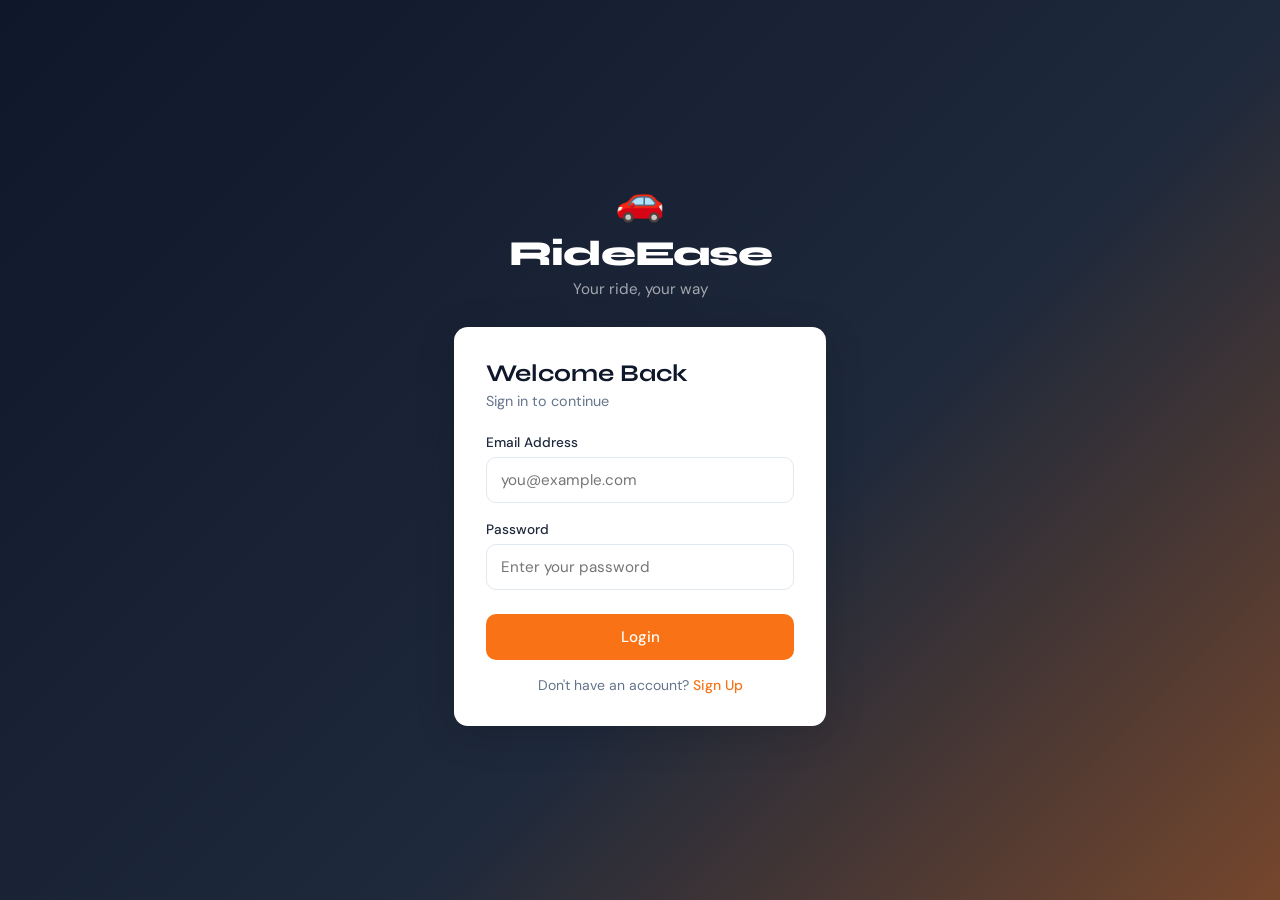
<file: RideEase/index.html>
<!DOCTYPE html>
<html lang="en">
<head>
  <meta charset="UTF-8" />
  <meta name="viewport" content="width=device-width, initial-scale=1.0"/>
  <title>RideEase – Login</title>
  <link rel="stylesheet" href="css/style.css" />
  <link href="https://fonts.googleapis.com/css2?family=Syne:wght@400;700;800&family=DM+Sans:wght@300;400;500&display=swap" rel="stylesheet"/>
</head>
<body class="auth-page">

  <div class="auth-container">
    <div class="brand">
      <span class="brand-icon">🚗</span>
      <h1 class="brand-name">RideEase</h1>
      <p class="brand-tagline">Your ride, your way</p>
    </div>

    <div class="card" id="loginCard">
      <h2 class="card-title">Welcome Back</h2>
      <p class="card-subtitle">Sign in to continue</p>

      <div id="errorMsg" class="error-msg hidden">Invalid email or password. Try again.</div>
      <div id="successMsg" class="success-msg hidden">Login successful! Redirecting...</div>

      <div class="form-group">
        <label for="email">Email Address</label>
        <input type="email" id="email" name="email" placeholder="you@example.com" autocomplete="off"/>
      </div>

      <div class="form-group">
        <label for="password">Password</label>
        <input type="password" id="password" name="password" placeholder="Enter your password"/>
      </div>

      <button id="loginBtn" class="btn btn-primary" onclick="handleLogin()">Login</button>

      <p class="form-footer">
        Don't have an account? <a href="#">Sign Up</a>
      </p>
    </div>
  </div>

  <script src="js/login.js"></script>
</body>
</html>
</file>
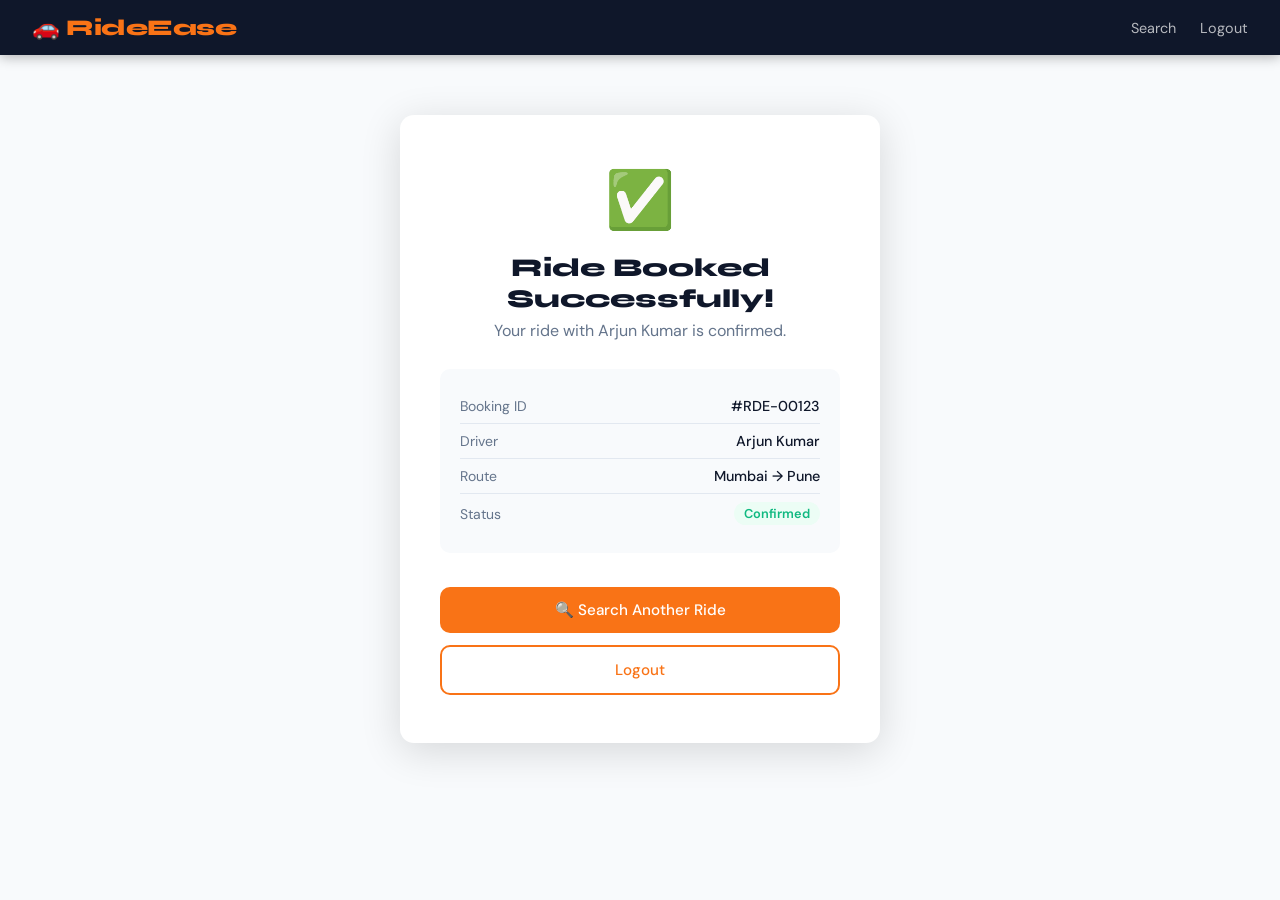
<file: RideEase/pages/confirm.html>
<!DOCTYPE html>
<html lang="en">
<head>
  <meta charset="UTF-8"/>
  <meta name="viewport" content="width=device-width, initial-scale=1.0"/>
  <title>RideEase – Booking Confirmed</title>
  <link rel="stylesheet" href="../css/style.css"/>
  <link href="https://fonts.googleapis.com/css2?family=Syne:wght@400;700;800&family=DM+Sans:wght@300;400;500&display=swap" rel="stylesheet"/>
</head>
<body class="inner-page">

  <nav class="navbar">
    <div class="nav-brand">🚗 RideEase</div>
    <div class="nav-links">
      <a href="search.html">Search</a>
      <a href="#" onclick="logout()">Logout</a>
    </div>
  </nav>

  <div class="page-container confirm-container">

    <div class="confirm-card">
      <div class="confirm-icon">✅</div>
      <h2 id="confirmMsg" class="confirm-title">Ride Booked Successfully!</h2>
      <p id="confirmSubMsg" class="confirm-sub">Your ride has been confirmed.</p>

      <div class="booking-details" id="bookingDetails">
        <div class="detail-row">
          <span class="detail-label">Booking ID</span>
          <span class="detail-value" id="bookingId">#RDE-00123</span>
        </div>
        <div class="detail-row">
          <span class="detail-label">Driver</span>
          <span class="detail-value" id="driverName">Arjun Kumar</span>
        </div>
        <div class="detail-row">
          <span class="detail-label">Route</span>
          <span class="detail-value" id="routeInfo">Mumbai → Pune</span>
        </div>
        <div class="detail-row">
          <span class="detail-label">Status</span>
          <span class="detail-value status-badge" id="bookingStatus">Confirmed</span>
        </div>
      </div>

      <div class="confirm-actions">
        <button class="btn btn-primary" onclick="window.location.href='search.html'">🔍 Search Another Ride</button>
        <button class="btn btn-outline" onclick="logout()">Logout</button>
      </div>
    </div>

  </div>

  <script src="../js/confirm.js"></script>
</body>
</html>
</file>
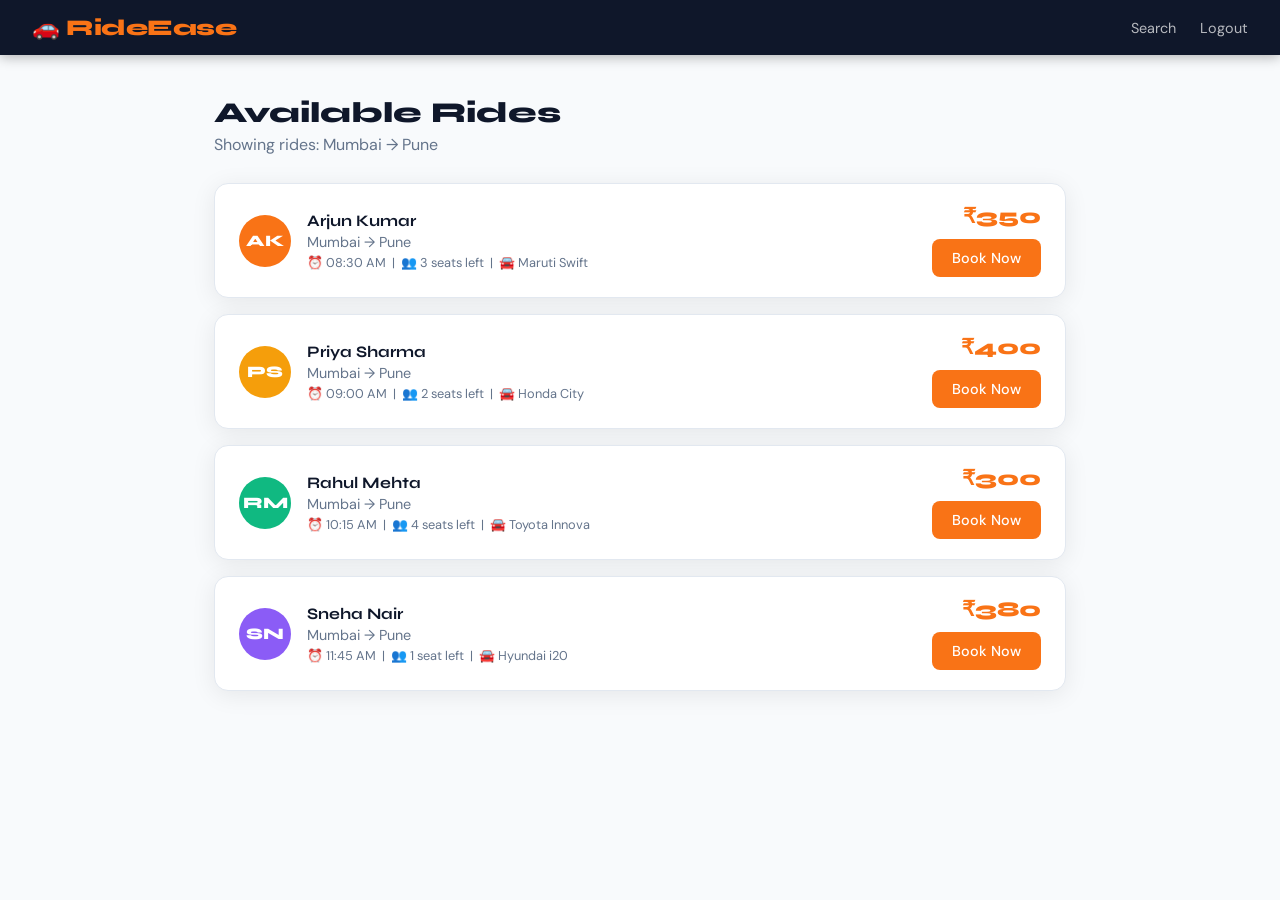
<file: RideEase/pages/rides.html>
<!DOCTYPE html>
<html lang="en">
<head>
  <meta charset="UTF-8"/>
  <meta name="viewport" content="width=device-width, initial-scale=1.0"/>
  <title>RideEase – Available Rides</title>
  <link rel="stylesheet" href="../css/style.css"/>
  <link href="https://fonts.googleapis.com/css2?family=Syne:wght@400;700;800&family=DM+Sans:wght@300;400;500&display=swap" rel="stylesheet"/>
</head>
<body class="inner-page">

  <nav class="navbar">
    <div class="nav-brand">🚗 RideEase</div>
    <div class="nav-links">
      <a href="search.html">Search</a>
      <a href="#" onclick="logout()">Logout</a>
    </div>
  </nav>

  <div class="page-container">
    <div class="page-header">
      <h2>Available Rides</h2>
      <p id="routeSummary">Showing rides for your route</p>
    </div>

    <div id="rideList" class="ride-list">

      <!-- Ride Card 1 -->
      <div class="ride-card" id="ride-1">
        <div class="ride-info">
          <div class="driver-avatar">AK</div>
          <div class="ride-details">
            <h3 class="driver-name" id="driver1">Arjun Kumar</h3>
            <p class="ride-route"><span id="src1">Mumbai</span> → <span id="dst1">Pune</span></p>
            <p class="ride-meta">⏰ 08:30 AM &nbsp;|&nbsp; 👥 3 seats left &nbsp;|&nbsp; 🚘 Maruti Swift</p>
          </div>
        </div>
        <div class="ride-action">
          <span class="ride-price">₹350</span>
          <button class="btn btn-book" id="bookBtn1" onclick="bookRide('ride-1', 'Arjun Kumar')">Book Now</button>
        </div>
      </div>

      <!-- Ride Card 2 -->
      <div class="ride-card" id="ride-2">
        <div class="ride-info">
          <div class="driver-avatar" style="background:#f59e0b">PS</div>
          <div class="ride-details">
            <h3 class="driver-name" id="driver2">Priya Sharma</h3>
            <p class="ride-route"><span id="src2">Mumbai</span> → <span id="dst2">Pune</span></p>
            <p class="ride-meta">⏰ 09:00 AM &nbsp;|&nbsp; 👥 2 seats left &nbsp;|&nbsp; 🚘 Honda City</p>
          </div>
        </div>
        <div class="ride-action">
          <span class="ride-price">₹400</span>
          <button class="btn btn-book" id="bookBtn2" onclick="bookRide('ride-2', 'Priya Sharma')">Book Now</button>
        </div>
      </div>

      <!-- Ride Card 3 -->
      <div class="ride-card" id="ride-3">
        <div class="ride-info">
          <div class="driver-avatar" style="background:#10b981">RM</div>
          <div class="ride-details">
            <h3 class="driver-name" id="driver3">Rahul Mehta</h3>
            <p class="ride-route"><span id="src3">Mumbai</span> → <span id="dst3">Pune</span></p>
            <p class="ride-meta">⏰ 10:15 AM &nbsp;|&nbsp; 👥 4 seats left &nbsp;|&nbsp; 🚘 Toyota Innova</p>
          </div>
        </div>
        <div class="ride-action">
          <span class="ride-price">₹300</span>
          <button class="btn btn-book" id="bookBtn3" onclick="bookRide('ride-3', 'Rahul Mehta')">Book Now</button>
        </div>
      </div>

      <!-- Ride Card 4 -->
      <div class="ride-card" id="ride-4">
        <div class="ride-info">
          <div class="driver-avatar" style="background:#8b5cf6">SN</div>
          <div class="ride-details">
            <h3 class="driver-name" id="driver4">Sneha Nair</h3>
            <p class="ride-route"><span id="src4">Mumbai</span> → <span id="dst4">Pune</span></p>
            <p class="ride-meta">⏰ 11:45 AM &nbsp;|&nbsp; 👥 1 seat left &nbsp;|&nbsp; 🚘 Hyundai i20</p>
          </div>
        </div>
        <div class="ride-action">
          <span class="ride-price">₹380</span>
          <button class="btn btn-book" id="bookBtn4" onclick="bookRide('ride-4', 'Sneha Nair')">Book Now</button>
        </div>
      </div>

    </div><!-- end rideList -->
  </div>

  <script src="../js/rides.js"></script>
</body>
</html>
</file>
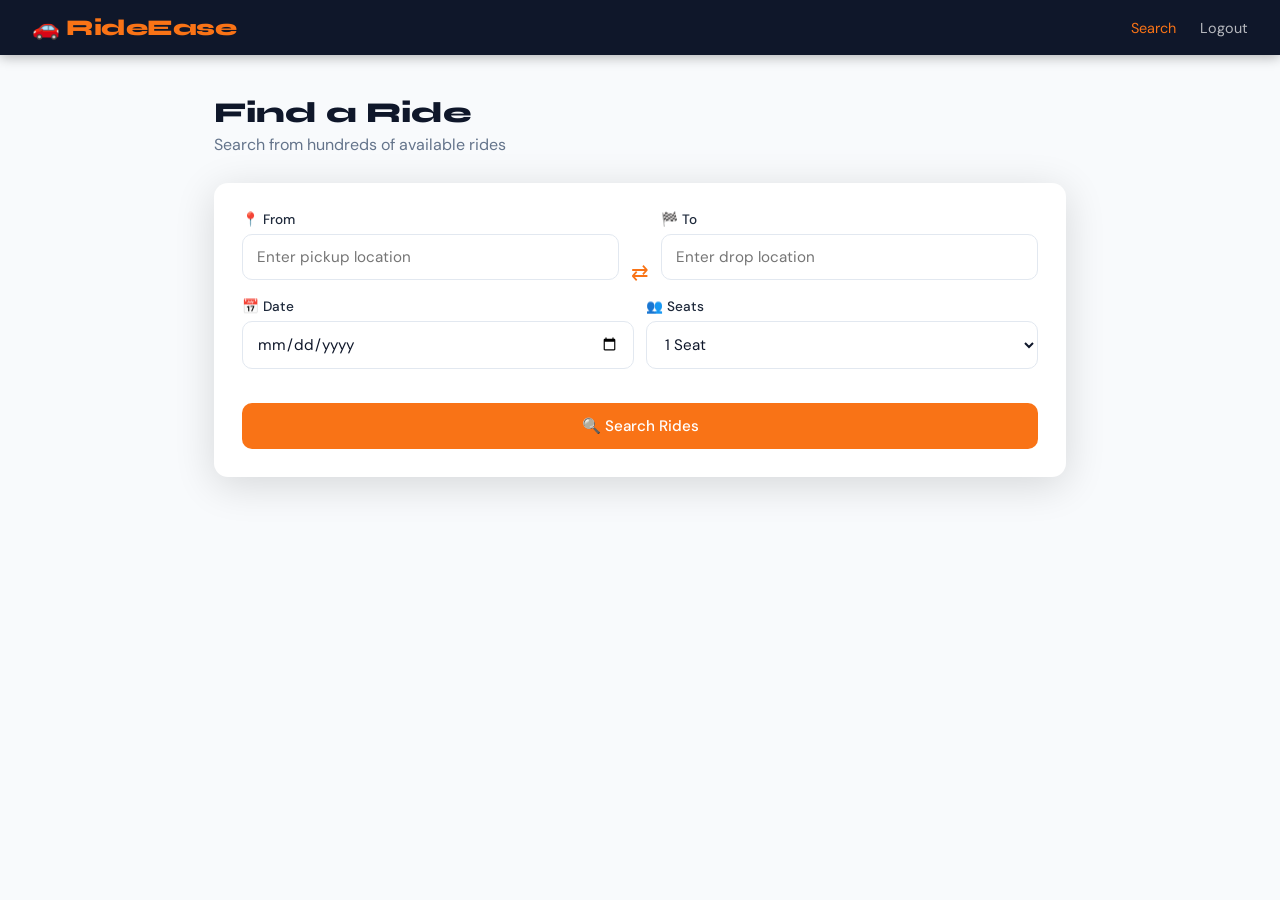
<file: RideEase/pages/search.html>
<!DOCTYPE html>
<html lang="en">
<head>
  <meta charset="UTF-8"/>
  <meta name="viewport" content="width=device-width, initial-scale=1.0"/>
  <title>RideEase – Search Rides</title>
  <link rel="stylesheet" href="../css/style.css"/>
  <link href="https://fonts.googleapis.com/css2?family=Syne:wght@400;700;800&family=DM+Sans:wght@300;400;500&display=swap" rel="stylesheet"/>
</head>
<body class="inner-page">

  <nav class="navbar">
    <div class="nav-brand">🚗 RideEase</div>
    <div class="nav-links">
      <a href="search.html" class="active">Search</a>
      <a href="#" onclick="logout()">Logout</a>
    </div>
  </nav>

  <div class="page-container">
    <div class="page-header">
      <h2>Find a Ride</h2>
      <p>Search from hundreds of available rides</p>
    </div>

    <div class="card search-card">
      <div class="form-row">
        <div class="form-group">
          <label for="source">📍 From</label>
          <input type="text" id="source" name="source" placeholder="Enter pickup location" autocomplete="off"/>
        </div>
        <div class="swap-icon">⇄</div>
        <div class="form-group">
          <label for="destination">🏁 To</label>
          <input type="text" id="destination" name="destination" placeholder="Enter drop location" autocomplete="off"/>
        </div>
      </div>

      <div class="form-row">
        <div class="form-group">
          <label for="rideDate">📅 Date</label>
          <input type="date" id="rideDate" name="rideDate"/>
        </div>
        <div class="form-group">
          <label for="seats">👥 Seats</label>
          <select id="seats" name="seats">
            <option value="1">1 Seat</option>
            <option value="2">2 Seats</option>
            <option value="3">3 Seats</option>
            <option value="4">4 Seats</option>
          </select>
        </div>
      </div>

      <button id="searchBtn" class="btn btn-primary" onclick="searchRides()">🔍 Search Rides</button>
    </div>

    <div id="errorSearch" class="error-msg hidden">Please fill in both source and destination.</div>
  </div>

  <script src="../js/search.js"></script>
</body>
</html>
</file>
<file: RideEase/css/style.css>
/* ===== VARIABLES & RESET ===== */
:root {
  --primary: #f97316;
  --primary-dark: #ea580c;
  --primary-light: #fff7ed;
  --dark: #0f172a;
  --dark-2: #1e293b;
  --muted: #64748b;
  --light: #f8fafc;
  --white: #ffffff;
  --border: #e2e8f0;
  --success: #10b981;
  --error: #ef4444;
  --radius: 14px;
  --shadow: 0 4px 24px rgba(0,0,0,0.08);
  --shadow-lg: 0 8px 40px rgba(0,0,0,0.14);
}

*, *::before, *::after { box-sizing: border-box; margin: 0; padding: 0; }

body {
  font-family: 'DM Sans', sans-serif;
  background: var(--light);
  color: var(--dark);
  min-height: 100vh;
}

/* ===== AUTH PAGE ===== */
.auth-page {
  display: flex;
  align-items: center;
  justify-content: center;
  min-height: 100vh;
  background: linear-gradient(135deg, #0f172a 0%, #1e293b 60%, #f97316 160%);
}

.auth-container {
  width: 100%;
  max-width: 420px;
  padding: 24px;
  display: flex;
  flex-direction: column;
  gap: 28px;
}

.brand {
  text-align: center;
  color: var(--white);
}

.brand-icon { font-size: 2.5rem; }

.brand-name {
  font-family: 'Syne', sans-serif;
  font-size: 2.2rem;
  font-weight: 800;
  letter-spacing: -1px;
  color: var(--white);
  margin-top: 6px;
}

.brand-tagline {
  color: rgba(255,255,255,0.6);
  font-size: 0.95rem;
  margin-top: 4px;
}

/* ===== CARD ===== */
.card {
  background: var(--white);
  border-radius: var(--radius);
  padding: 32px;
  box-shadow: var(--shadow-lg);
}

.card-title {
  font-family: 'Syne', sans-serif;
  font-size: 1.5rem;
  font-weight: 700;
  color: var(--dark);
}

.card-subtitle {
  color: var(--muted);
  font-size: 0.9rem;
  margin-top: 4px;
  margin-bottom: 24px;
}

/* ===== FORM ===== */
.form-group {
  display: flex;
  flex-direction: column;
  gap: 6px;
  margin-bottom: 18px;
  flex: 1;
}

.form-group label {
  font-size: 0.85rem;
  font-weight: 500;
  color: var(--dark-2);
}

.form-group input,
.form-group select {
  padding: 12px 14px;
  border: 1.5px solid var(--border);
  border-radius: 10px;
  font-family: 'DM Sans', sans-serif;
  font-size: 0.95rem;
  color: var(--dark);
  background: var(--white);
  outline: none;
  transition: border 0.2s, box-shadow 0.2s;
}

.form-group input:focus,
.form-group select:focus {
  border-color: var(--primary);
  box-shadow: 0 0 0 3px rgba(249,115,22,0.12);
}

.form-row {
  display: flex;
  align-items: flex-end;
  gap: 12px;
  margin-bottom: 0;
}

.swap-icon {
  font-size: 1.3rem;
  color: var(--primary);
  padding-bottom: 12px;
  flex-shrink: 0;
  cursor: pointer;
}

/* ===== BUTTONS ===== */
.btn {
  padding: 13px 24px;
  border: none;
  border-radius: 10px;
  font-family: 'DM Sans', sans-serif;
  font-size: 0.95rem;
  font-weight: 500;
  cursor: pointer;
  transition: all 0.2s;
  text-align: center;
}

.btn-primary {
  background: var(--primary);
  color: var(--white);
  width: 100%;
  margin-top: 6px;
}

.btn-primary:hover { background: var(--primary-dark); transform: translateY(-1px); }

.btn-book {
  background: var(--primary);
  color: var(--white);
  padding: 10px 20px;
  border-radius: 8px;
  font-size: 0.9rem;
}

.btn-book:hover { background: var(--primary-dark); }

.btn-outline {
  background: transparent;
  border: 2px solid var(--primary);
  color: var(--primary);
}

.btn-outline:hover { background: var(--primary-light); }

/* ===== MESSAGES ===== */
.error-msg {
  background: #fef2f2;
  border: 1px solid #fecaca;
  color: var(--error);
  border-radius: 8px;
  padding: 10px 14px;
  font-size: 0.875rem;
  margin-bottom: 16px;
}

.success-msg {
  background: #ecfdf5;
  border: 1px solid #a7f3d0;
  color: var(--success);
  border-radius: 8px;
  padding: 10px 14px;
  font-size: 0.875rem;
  margin-bottom: 16px;
}

.hidden { display: none !important; }

/* ===== FORM FOOTER ===== */
.form-footer {
  text-align: center;
  color: var(--muted);
  font-size: 0.875rem;
  margin-top: 16px;
}

.form-footer a { color: var(--primary); text-decoration: none; font-weight: 500; }

/* ===== NAVBAR ===== */
.navbar {
  background: var(--dark);
  padding: 14px 32px;
  display: flex;
  justify-content: space-between;
  align-items: center;
  position: sticky;
  top: 0;
  z-index: 100;
  box-shadow: 0 2px 12px rgba(0,0,0,0.3);
}

.nav-brand {
  font-family: 'Syne', sans-serif;
  font-size: 1.4rem;
  font-weight: 800;
  color: var(--primary);
  letter-spacing: -0.5px;
}

.nav-links { display: flex; gap: 24px; align-items: center; }

.nav-links a {
  color: rgba(255,255,255,0.7);
  text-decoration: none;
  font-size: 0.9rem;
  transition: color 0.2s;
}

.nav-links a:hover,
.nav-links a.active { color: var(--primary); }

/* ===== INNER PAGES ===== */
.inner-page { background: var(--light); }

.page-container {
  max-width: 900px;
  margin: 0 auto;
  padding: 40px 24px;
}

.page-header { margin-bottom: 28px; }

.page-header h2 {
  font-family: 'Syne', sans-serif;
  font-size: 1.8rem;
  font-weight: 800;
  color: var(--dark);
}

.page-header p { color: var(--muted); margin-top: 4px; }

/* ===== SEARCH CARD ===== */
.search-card { padding: 28px; }

.search-card .btn-primary { margin-top: 16px; }

/* ===== RIDE LIST ===== */
.ride-list {
  display: flex;
  flex-direction: column;
  gap: 16px;
}

.ride-card {
  background: var(--white);
  border-radius: var(--radius);
  padding: 20px 24px;
  display: flex;
  justify-content: space-between;
  align-items: center;
  box-shadow: var(--shadow);
  border: 1.5px solid var(--border);
  transition: box-shadow 0.2s, transform 0.2s;
}

.ride-card:hover {
  box-shadow: var(--shadow-lg);
  transform: translateY(-2px);
}

.ride-info { display: flex; align-items: center; gap: 16px; }

.driver-avatar {
  width: 52px;
  height: 52px;
  border-radius: 50%;
  background: var(--primary);
  color: var(--white);
  font-family: 'Syne', sans-serif;
  font-weight: 800;
  font-size: 1rem;
  display: flex;
  align-items: center;
  justify-content: center;
  flex-shrink: 0;
}

.driver-name {
  font-family: 'Syne', sans-serif;
  font-size: 1rem;
  font-weight: 700;
  color: var(--dark);
}

.ride-route {
  color: var(--muted);
  font-size: 0.9rem;
  margin: 3px 0;
}

.ride-meta {
  color: var(--muted);
  font-size: 0.8rem;
}

.ride-action {
  display: flex;
  flex-direction: column;
  align-items: flex-end;
  gap: 10px;
}

.ride-price {
  font-family: 'Syne', sans-serif;
  font-size: 1.3rem;
  font-weight: 800;
  color: var(--primary);
}

/* ===== CONFIRM PAGE ===== */
.confirm-container {
  display: flex;
  justify-content: center;
  align-items: flex-start;
  padding-top: 60px;
}

.confirm-card {
  background: var(--white);
  border-radius: var(--radius);
  padding: 48px 40px;
  max-width: 480px;
  width: 100%;
  text-align: center;
  box-shadow: var(--shadow-lg);
}

.confirm-icon { font-size: 3.5rem; margin-bottom: 16px; }

.confirm-title {
  font-family: 'Syne', sans-serif;
  font-size: 1.6rem;
  font-weight: 800;
  color: var(--dark);
  margin-bottom: 6px;
}

.confirm-sub { color: var(--muted); margin-bottom: 28px; }

.booking-details {
  background: var(--light);
  border-radius: 10px;
  padding: 20px;
  text-align: left;
  margin-bottom: 28px;
}

.detail-row {
  display: flex;
  justify-content: space-between;
  align-items: center;
  padding: 8px 0;
  border-bottom: 1px solid var(--border);
}

.detail-row:last-child { border-bottom: none; }

.detail-label { color: var(--muted); font-size: 0.875rem; }

.detail-value { font-weight: 500; color: var(--dark); font-size: 0.9rem; }

.status-badge {
  background: #ecfdf5;
  color: var(--success);
  padding: 3px 10px;
  border-radius: 20px;
  font-size: 0.8rem;
  font-weight: 600;
}

.confirm-actions {
  display: flex;
  flex-direction: column;
  gap: 12px;
}

/* ===== RESPONSIVE ===== */
@media (max-width: 600px) {
  .form-row { flex-direction: column; }
  .swap-icon { display: none; }
  .ride-card { flex-direction: column; align-items: flex-start; gap: 14px; }
  .ride-action { flex-direction: row; width: 100%; justify-content: space-between; align-items: center; }
}
</file>
